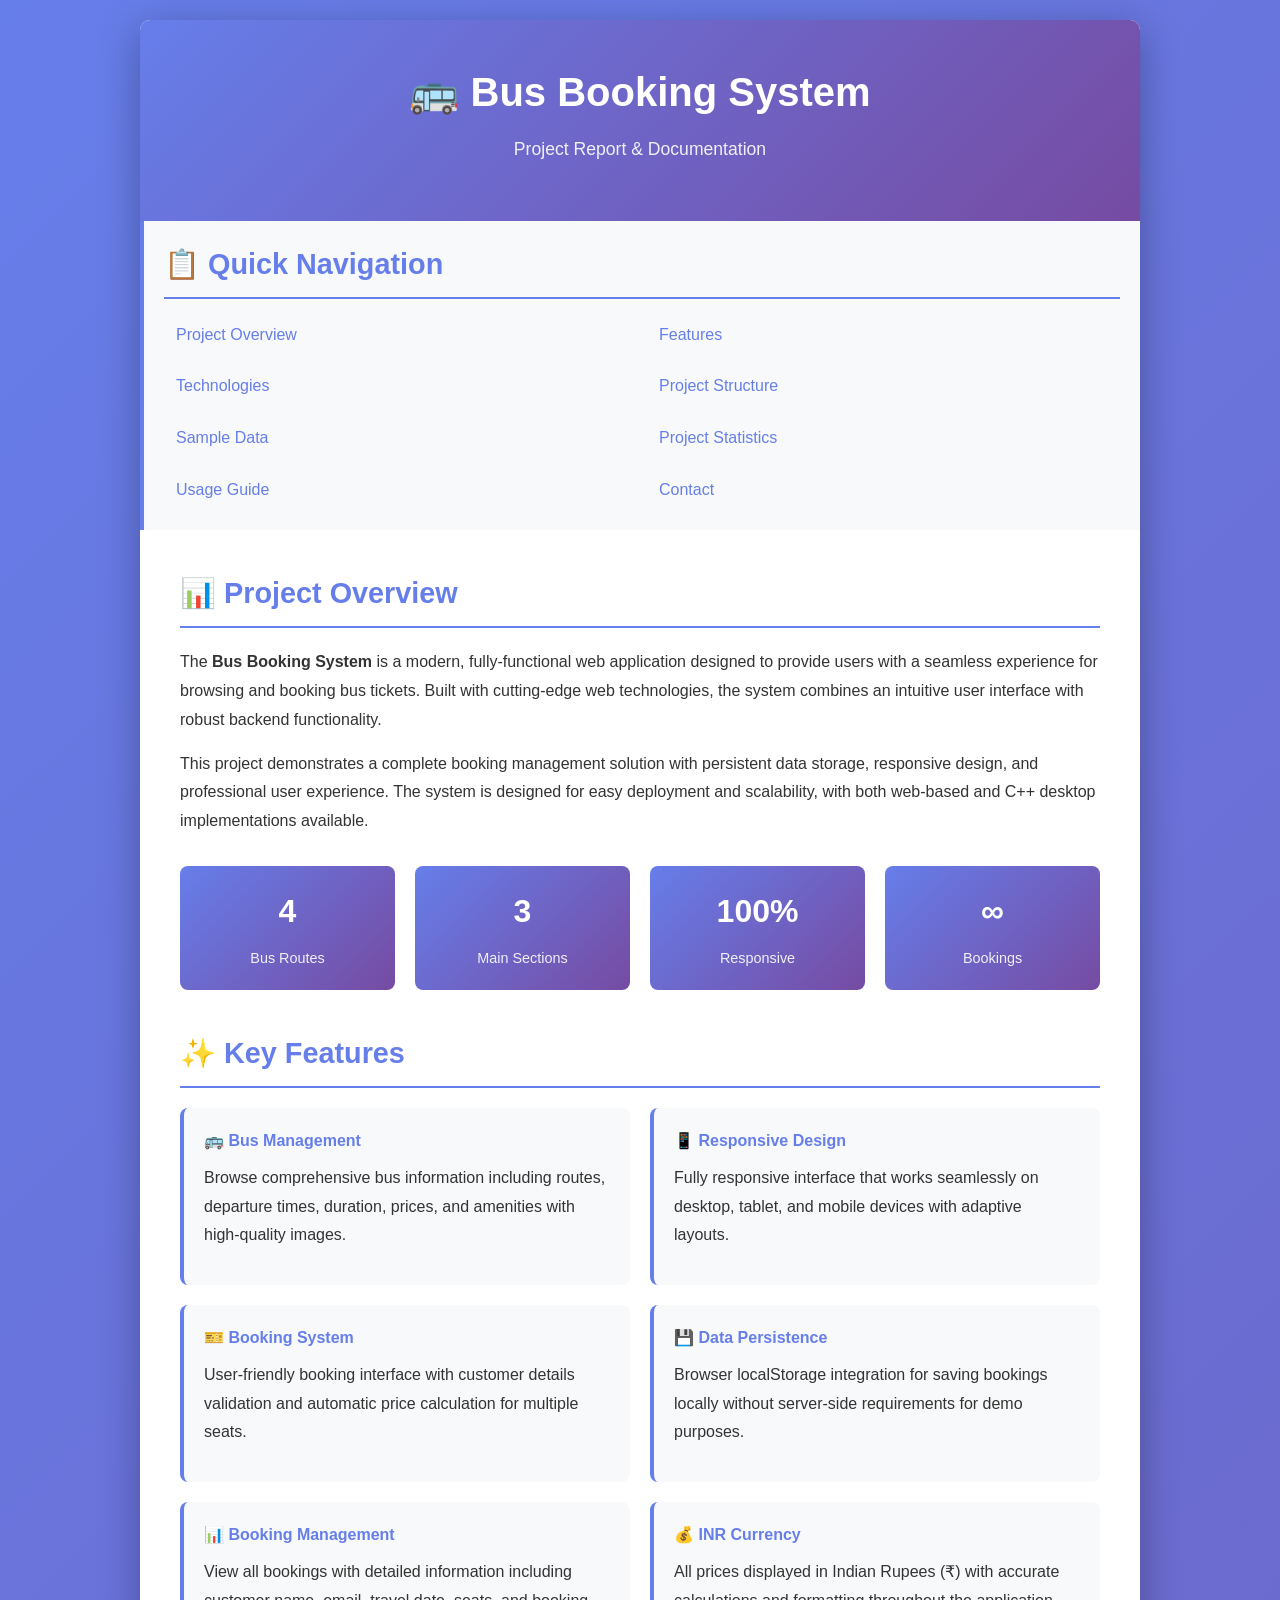
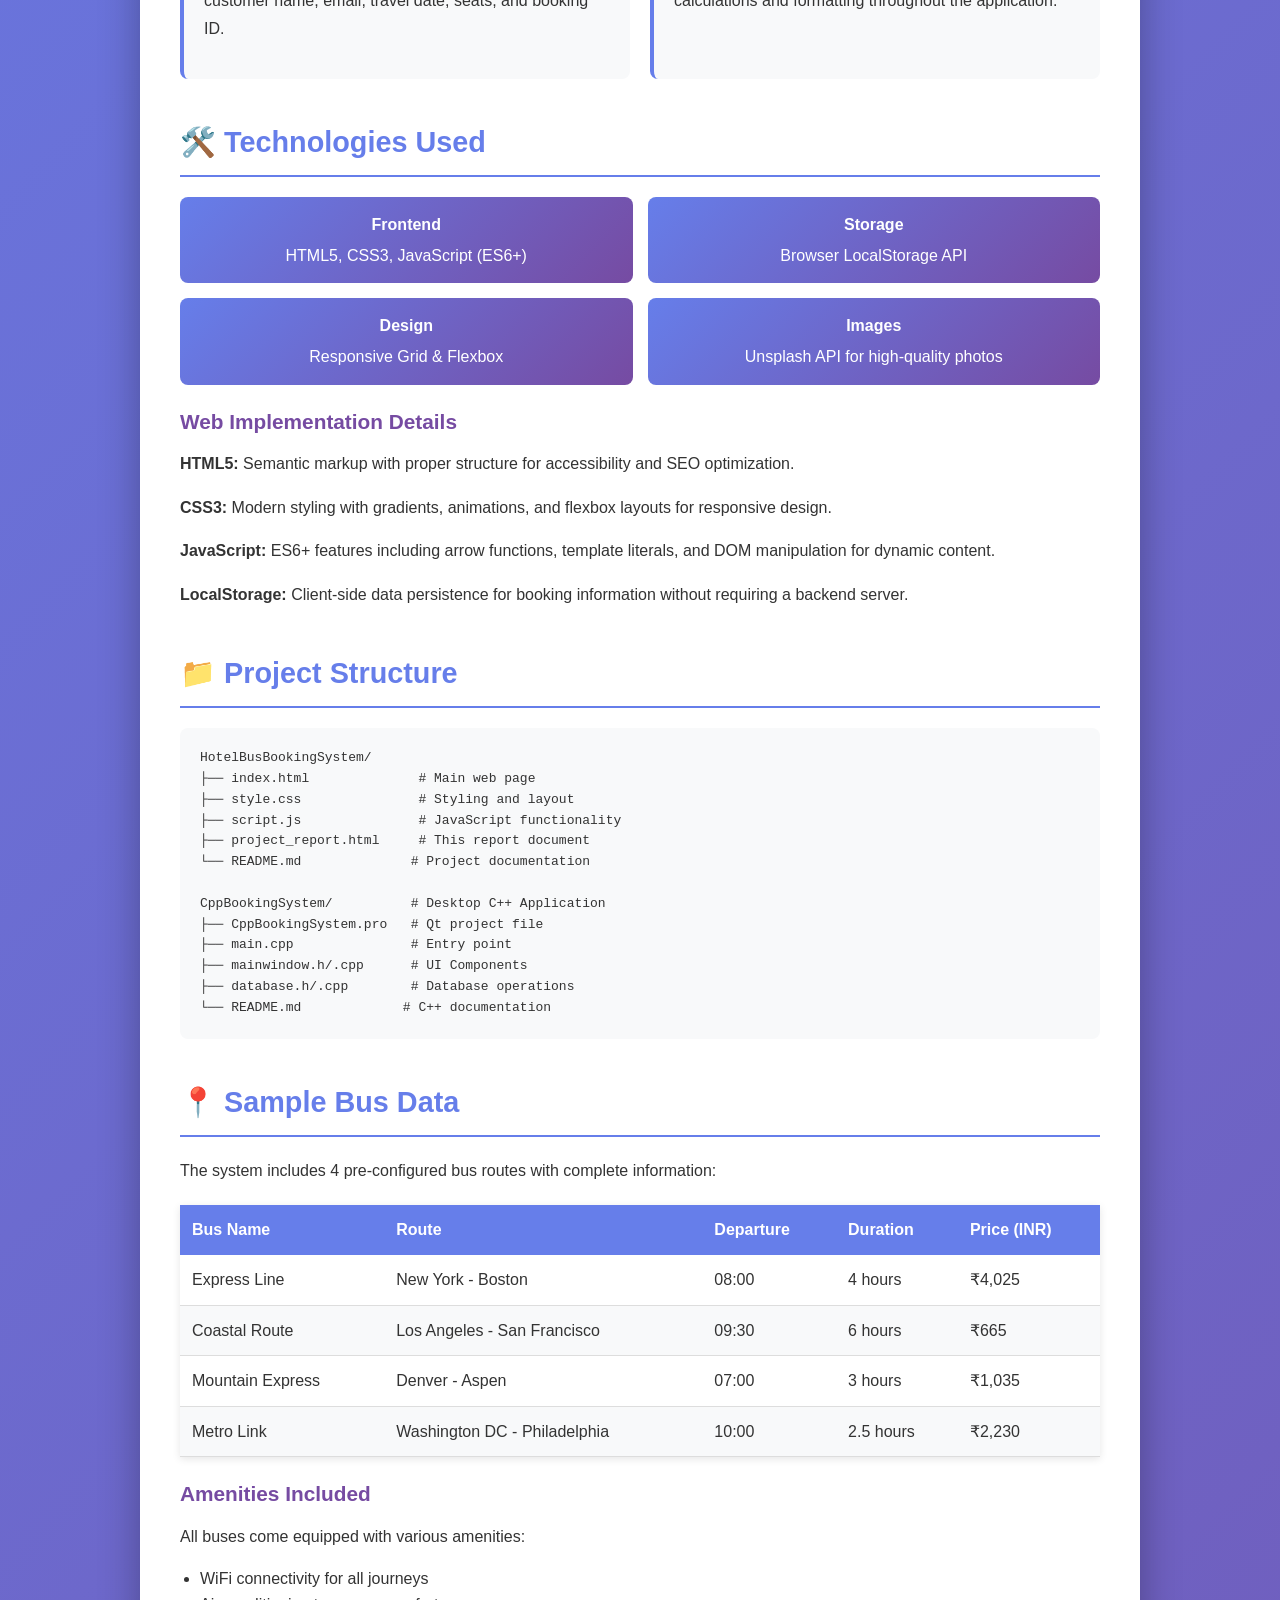
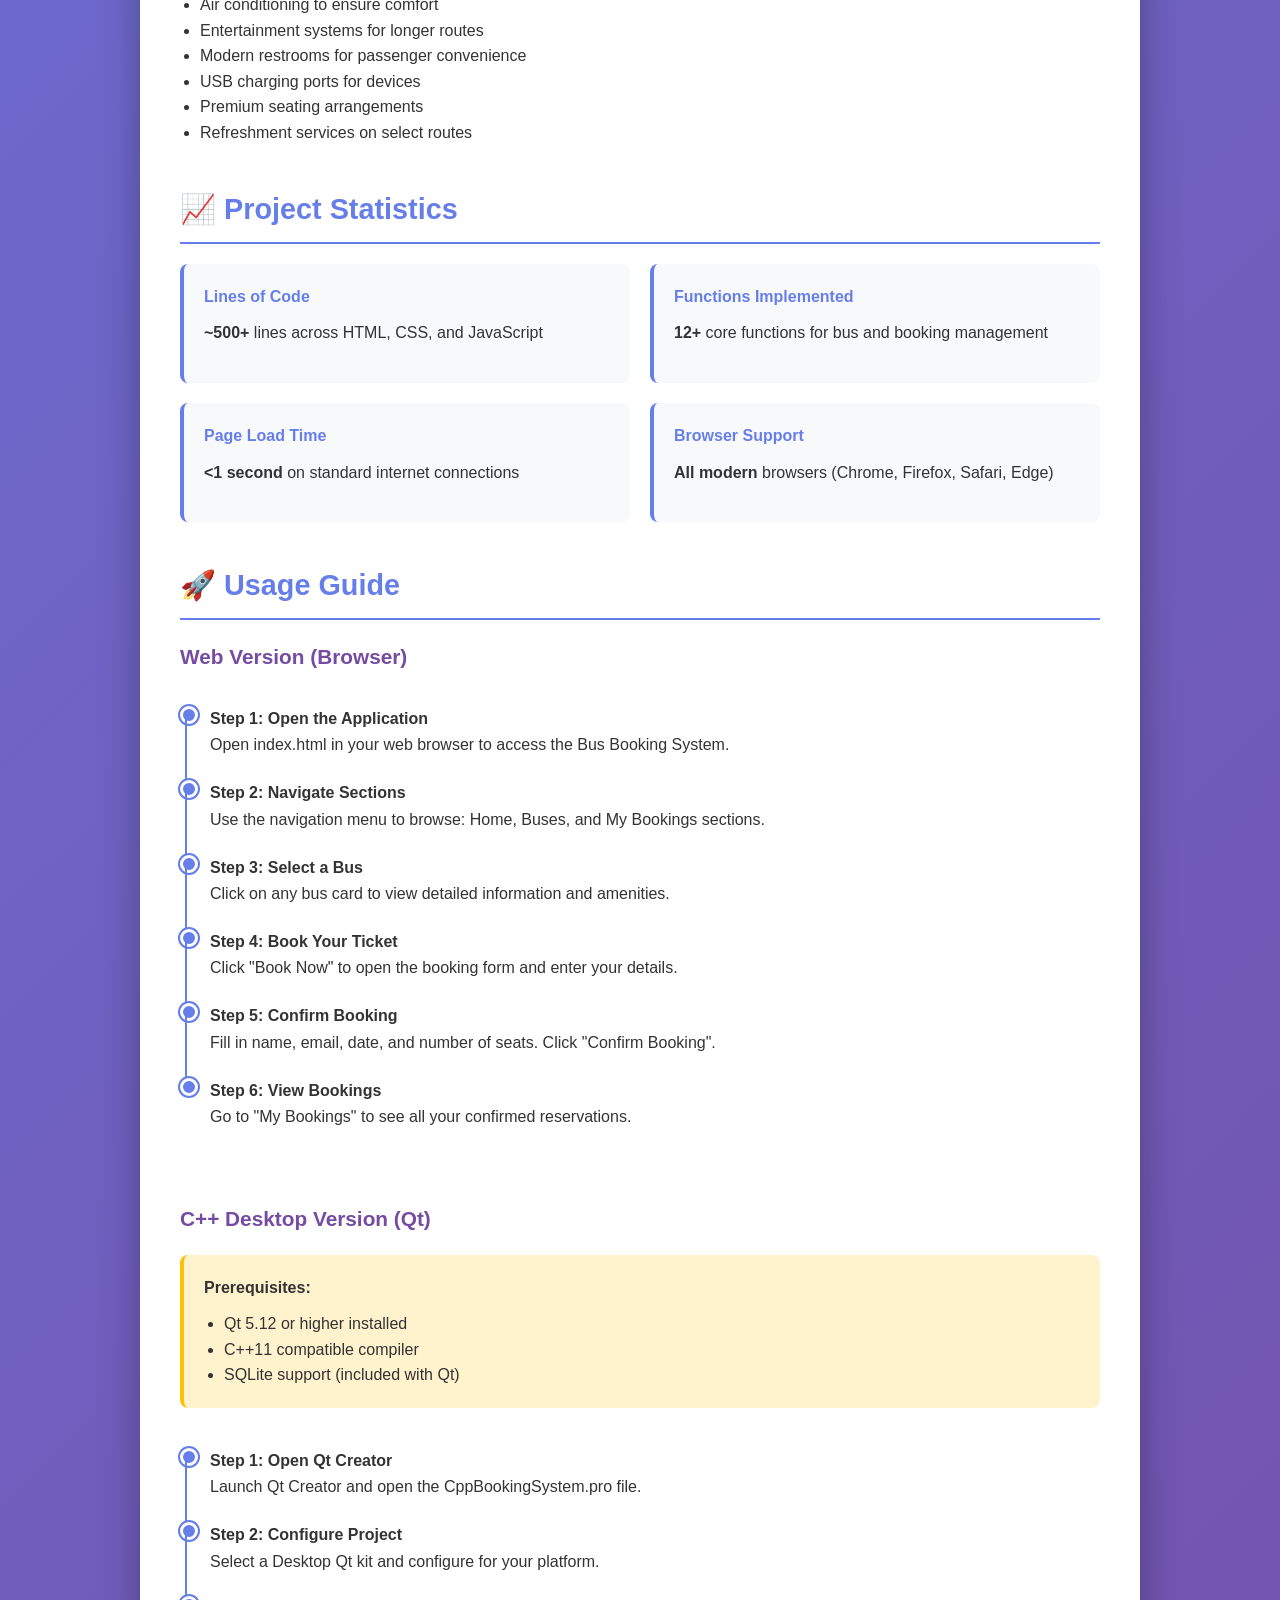
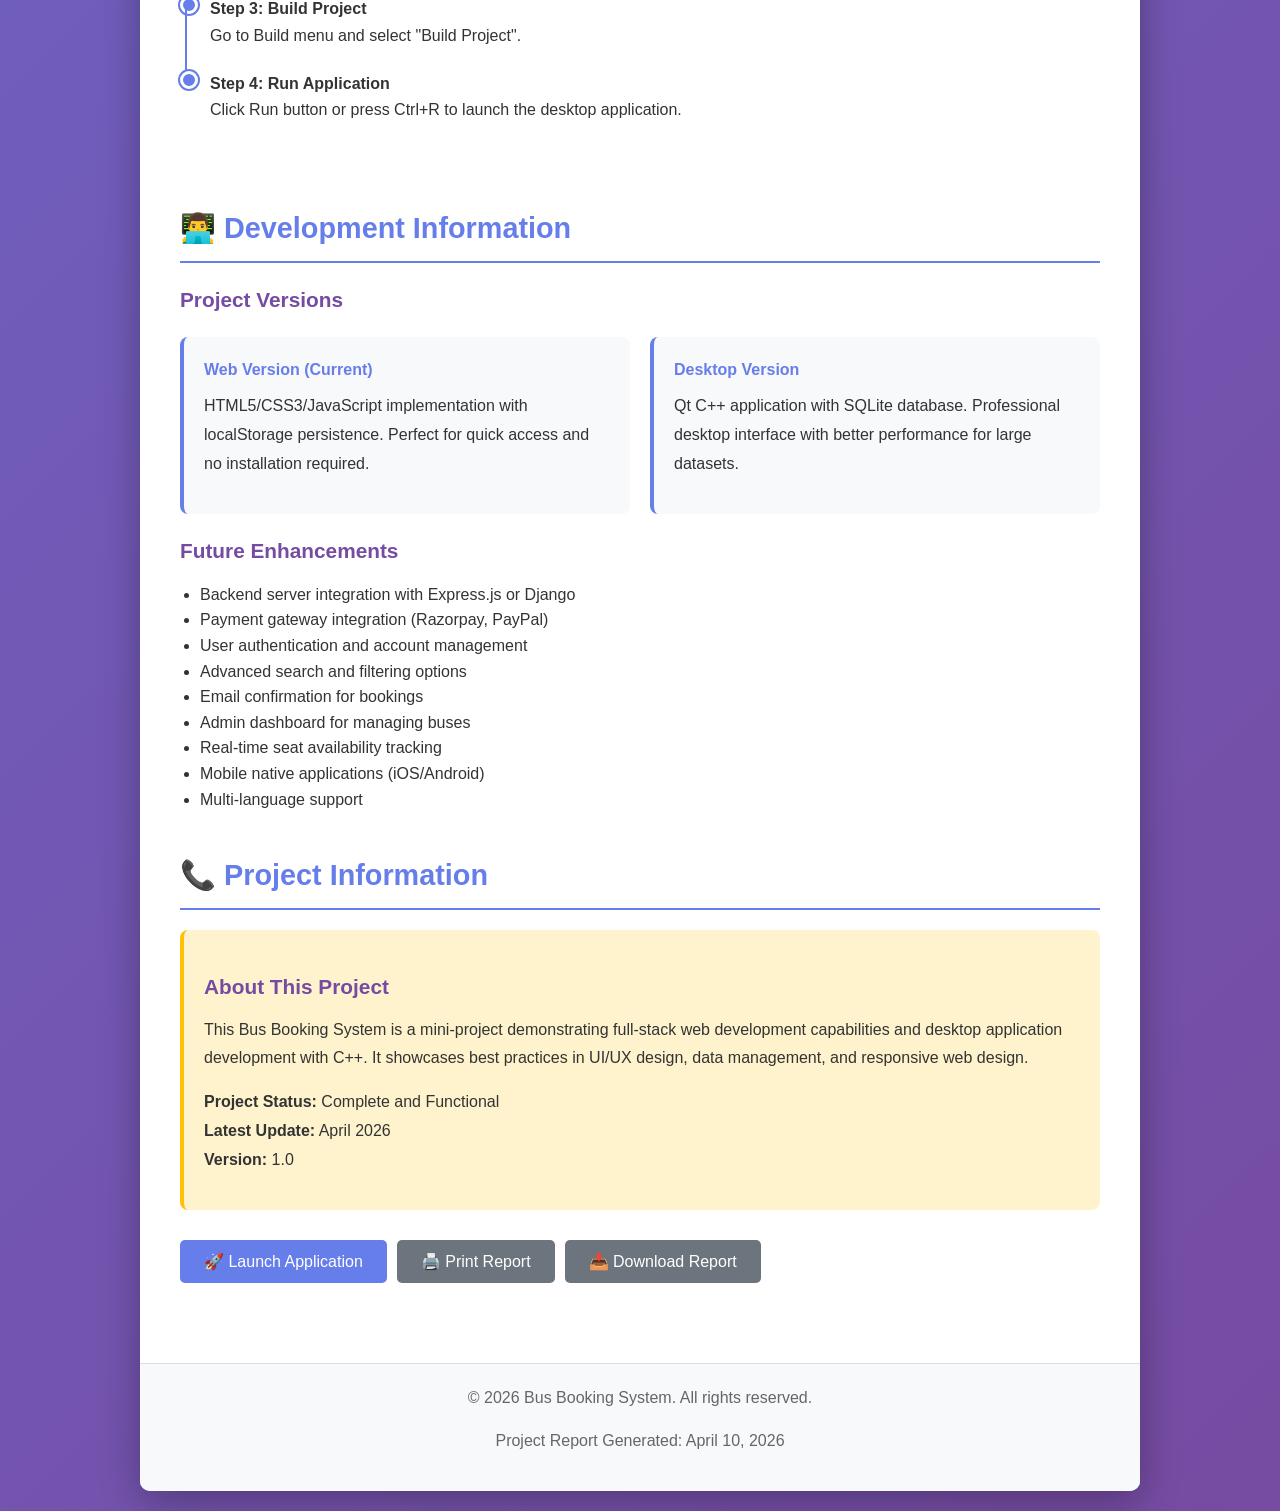
<file: project_report.html>
<!DOCTYPE html>
<html lang="en">
<head>
    <meta charset="UTF-8">
    <meta name="viewport" content="width=device-width, initial-scale=1.0">
    <title>Bus Booking System - Project Report</title>
    <style>
        * {
            margin: 0;
            padding: 0;
            box-sizing: border-box;
        }

        body {
            font-family: 'Segoe UI', Tahoma, Geneva, Verdana, sans-serif;
            line-height: 1.6;
            color: #333;
            background: linear-gradient(135deg, #667eea 0%, #764ba2 100%);
            min-height: 100vh;
            padding: 20px;
        }

        .container {
            max-width: 1000px;
            margin: 0 auto;
            background: white;
            border-radius: 10px;
            box-shadow: 0 10px 40px rgba(0, 0, 0, 0.3);
            overflow: hidden;
        }

        header {
            background: linear-gradient(135deg, #667eea 0%, #764ba2 100%);
            color: white;
            padding: 40px 20px;
            text-align: center;
        }

        header h1 {
            font-size: 2.5em;
            margin-bottom: 10px;
        }

        header p {
            font-size: 1.1em;
            opacity: 0.9;
        }

        .toc {
            background: #f8f9fa;
            padding: 20px;
            border-left: 4px solid #667eea;
        }

        .toc h2 {
            color: #667eea;
            margin-bottom: 15px;
        }

        .toc ul {
            list-style: none;
            display: grid;
            grid-template-columns: 1fr 1fr;
            gap: 10px;
        }

        .toc li a {
            color: #667eea;
            text-decoration: none;
            padding: 8px 12px;
            display: block;
            border-radius: 5px;
            transition: all 0.3s;
        }

        .toc li a:hover {
            background: #667eea;
            color: white;
        }

        .content {
            padding: 40px;
        }

        section {
            margin-bottom: 40px;
        }

        h2 {
            color: #667eea;
            font-size: 1.8em;
            margin-bottom: 20px;
            padding-bottom: 10px;
            border-bottom: 2px solid #667eea;
        }

        h3 {
            color: #764ba2;
            font-size: 1.3em;
            margin-top: 20px;
            margin-bottom: 12px;
        }

        p {
            margin-bottom: 15px;
            line-height: 1.8;
        }

        .feature-grid {
            display: grid;
            grid-template-columns: repeat(2, 1fr);
            gap: 20px;
            margin: 20px 0;
        }

        .feature-card {
            background: #f8f9fa;
            padding: 20px;
            border-radius: 8px;
            border-left: 4px solid #667eea;
        }

        .feature-card h4 {
            color: #667eea;
            margin-bottom: 10px;
        }

        .tech-stack {
            display: grid;
            grid-template-columns: repeat(2, 1fr);
            gap: 15px;
            margin: 20px 0;
        }

        .tech-item {
            background: linear-gradient(135deg, #667eea 0%, #764ba2 100%);
            color: white;
            padding: 15px;
            border-radius: 8px;
            text-align: center;
        }

        .tech-item strong {
            display: block;
            margin-bottom: 5px;
        }

        .project-structure {
            background: #f8f9fa;
            padding: 20px;
            border-radius: 8px;
            font-family: 'Courier New', monospace;
            overflow-x: auto;
            margin: 20px 0;
        }

        .project-structure pre {
            white-space: pre-wrap;
            word-wrap: break-word;
        }

        .data-table {
            width: 100%;
            border-collapse: collapse;
            margin: 20px 0;
            box-shadow: 0 2px 8px rgba(0, 0, 0, 0.1);
        }

        .data-table th {
            background: #667eea;
            color: white;
            padding: 12px;
            text-align: left;
        }

        .data-table td {
            padding: 12px;
            border-bottom: 1px solid #ddd;
        }

        .data-table tr:nth-child(even) {
            background: #f8f9fa;
        }

        .data-table tr:hover {
            background: #e9ecef;
        }

        .stats {
            display: grid;
            grid-template-columns: repeat(4, 1fr);
            gap: 20px;
            margin: 30px 0;
        }

        .stat-card {
            background: linear-gradient(135deg, #667eea 0%, #764ba2 100%);
            color: white;
            padding: 20px;
            border-radius: 8px;
            text-align: center;
        }

        .stat-card .number {
            font-size: 2em;
            font-weight: bold;
            margin-bottom: 10px;
        }

        .stat-card .label {
            font-size: 0.9em;
            opacity: 0.9;
        }

        .highlight {
            background: #fff3cd;
            padding: 20px;
            border-radius: 8px;
            border-left: 4px solid #ffc107;
            margin: 20px 0;
        }

        .button-group {
            display: flex;
            gap: 10px;
            margin: 30px 0;
            flex-wrap: wrap;
        }

        .btn {
            display: inline-block;
            padding: 12px 24px;
            background: #667eea;
            color: white;
            text-decoration: none;
            border-radius: 5px;
            border: none;
            cursor: pointer;
            transition: all 0.3s;
            font-size: 1em;
        }

        .btn:hover {
            background: #764ba2;
            transform: translateY(-2px);
            box-shadow: 0 5px 15px rgba(0, 0, 0, 0.2);
        }

        .btn.secondary {
            background: #6c757d;
        }

        .btn.secondary:hover {
            background: #5a6268;
        }

        footer {
            background: #f8f9fa;
            padding: 20px;
            text-align: center;
            border-top: 1px solid #ddd;
            color: #666;
        }

        .timeline {
            position: relative;
            padding: 20px 0;
        }

        .timeline-item {
            padding-left: 30px;
            margin-bottom: 20px;
            position: relative;
        }

        .timeline-item::before {
            content: '';
            position: absolute;
            left: 0;
            top: 0;
            width: 12px;
            height: 12px;
            background: #667eea;
            border-radius: 50%;
            border: 3px solid white;
            box-shadow: 0 0 0 2px #667eea;
        }

        .timeline-item::after {
            content: '';
            position: absolute;
            left: 5px;
            top: 12px;
            width: 2px;
            height: calc(100% + 8px);
            background: #667eea;
        }

        .timeline-item:last-child::after {
            display: none;
        }

        @media (max-width: 768px) {
            .feature-grid, .tech-stack, .stats {
                grid-template-columns: 1fr;
            }

            .toc ul {
                grid-template-columns: 1fr;
            }

            header h1 {
                font-size: 1.8em;
            }

            h2 {
                font-size: 1.4em;
            }
        }
    </style>
</head>
<body>
    <div class="container">
        <header>
            <h1>🚌 Bus Booking System</h1>
            <p>Project Report & Documentation</p>
        </header>

        <div class="toc">
            <h2>📋 Quick Navigation</h2>
            <ul>
                <li><a href="#overview">Project Overview</a></li>
                <li><a href="#features">Features</a></li>
                <li><a href="#technologies">Technologies</a></li>
                <li><a href="#structure">Project Structure</a></li>
                <li><a href="#data">Sample Data</a></li>
                <li><a href="#stats">Project Statistics</a></li>
                <li><a href="#usage">Usage Guide</a></li>
                <li><a href="#contact">Contact</a></li>
            </ul>
        </div>

        <div class="content">
            <!-- Overview Section -->
            <section id="overview">
                <h2>📊 Project Overview</h2>
                <p>
                    The <strong>Bus Booking System</strong> is a modern, fully-functional web application designed to 
                    provide users with a seamless experience for browsing and booking bus tickets. Built with cutting-edge 
                    web technologies, the system combines an intuitive user interface with robust backend functionality.
                </p>
                <p>
                    This project demonstrates a complete booking management solution with persistent data storage, 
                    responsive design, and professional user experience. The system is designed for easy deployment and 
                    scalability, with both web-based and C++ desktop implementations available.
                </p>
                <div class="stats">
                    <div class="stat-card">
                        <div class="number">4</div>
                        <div class="label">Bus Routes</div>
                    </div>
                    <div class="stat-card">
                        <div class="number">3</div>
                        <div class="label">Main Sections</div>
                    </div>
                    <div class="stat-card">
                        <div class="number">100%</div>
                        <div class="label">Responsive</div>
                    </div>
                    <div class="stat-card">
                        <div class="number">∞</div>
                        <div class="label">Bookings</div>
                    </div>
                </div>
            </section>

            <!-- Features Section -->
            <section id="features">
                <h2>✨ Key Features</h2>
                <div class="feature-grid">
                    <div class="feature-card">
                        <h4>🚌 Bus Management</h4>
                        <p>Browse comprehensive bus information including routes, departure times, duration, prices, and amenities with high-quality images.</p>
                    </div>
                    <div class="feature-card">
                        <h4>📱 Responsive Design</h4>
                        <p>Fully responsive interface that works seamlessly on desktop, tablet, and mobile devices with adaptive layouts.</p>
                    </div>
                    <div class="feature-card">
                        <h4>🎫 Booking System</h4>
                        <p>User-friendly booking interface with customer details validation and automatic price calculation for multiple seats.</p>
                    </div>
                    <div class="feature-card">
                        <h4>💾 Data Persistence</h4>
                        <p>Browser localStorage integration for saving bookings locally without server-side requirements for demo purposes.</p>
                    </div>
                    <div class="feature-card">
                        <h4>📊 Booking Management</h4>
                        <p>View all bookings with detailed information including customer name, email, travel date, seats, and booking ID.</p>
                    </div>
                    <div class="feature-card">
                        <h4>💰 INR Currency</h4>
                        <p>All prices displayed in Indian Rupees (₹) with accurate calculations and formatting throughout the application.</p>
                    </div>
                </div>
            </section>

            <!-- Technologies Section -->
            <section id="technologies">
                <h2>🛠️ Technologies Used</h2>
                <div class="tech-stack">
                    <div class="tech-item">
                        <strong>Frontend</strong>
                        HTML5, CSS3, JavaScript (ES6+)
                    </div>
                    <div class="tech-item">
                        <strong>Storage</strong>
                        Browser LocalStorage API
                    </div>
                    <div class="tech-item">
                        <strong>Design</strong>
                        Responsive Grid & Flexbox
                    </div>
                    <div class="tech-item">
                        <strong>Images</strong>
                        Unsplash API for high-quality photos
                    </div>
                </div>

                <h3>Web Implementation Details</h3>
                <p>
                    <strong>HTML5:</strong> Semantic markup with proper structure for accessibility and SEO optimization.
                </p>
                <p>
                    <strong>CSS3:</strong> Modern styling with gradients, animations, and flexbox layouts for responsive design.
                </p>
                <p>
                    <strong>JavaScript:</strong> ES6+ features including arrow functions, template literals, and DOM manipulation for dynamic content.
                </p>
                <p>
                    <strong>LocalStorage:</strong> Client-side data persistence for booking information without requiring a backend server.
                </p>
            </section>

            <!-- Project Structure Section -->
            <section id="structure">
                <h2>📁 Project Structure</h2>
                <div class="project-structure">
                    <pre>HotelBusBookingSystem/
├── index.html              # Main web page
├── style.css               # Styling and layout
├── script.js               # JavaScript functionality
├── project_report.html     # This report document
└── README.md              # Project documentation

CppBookingSystem/          # Desktop C++ Application
├── CppBookingSystem.pro   # Qt project file
├── main.cpp               # Entry point
├── mainwindow.h/.cpp      # UI Components
├── database.h/.cpp        # Database operations
└── README.md             # C++ documentation</pre>
                </div>
            </section>

            <!-- Sample Data Section -->
            <section id="data">
                <h2>📍 Sample Bus Data</h2>
                <p>The system includes 4 pre-configured bus routes with complete information:</p>
                <table class="data-table">
                    <thead>
                        <tr>
                            <th>Bus Name</th>
                            <th>Route</th>
                            <th>Departure</th>
                            <th>Duration</th>
                            <th>Price (INR)</th>
                        </tr>
                    </thead>
                    <tbody>
                        <tr>
                            <td>Express Line</td>
                            <td>New York - Boston</td>
                            <td>08:00</td>
                            <td>4 hours</td>
                            <td>₹4,025</td>
                        </tr>
                        <tr>
                            <td>Coastal Route</td>
                            <td>Los Angeles - San Francisco</td>
                            <td>09:30</td>
                            <td>6 hours</td>
                            <td>₹665</td>
                        </tr>
                        <tr>
                            <td>Mountain Express</td>
                            <td>Denver - Aspen</td>
                            <td>07:00</td>
                            <td>3 hours</td>
                            <td>₹1,035</td>
                        </tr>
                        <tr>
                            <td>Metro Link</td>
                            <td>Washington DC - Philadelphia</td>
                            <td>10:00</td>
                            <td>2.5 hours</td>
                            <td>₹2,230</td>
                        </tr>
                    </tbody>
                </table>

                <h3>Amenities Included</h3>
                <p>All buses come equipped with various amenities:</p>
                <ul style="margin-left: 20px; margin-top: 15px;">
                    <li>WiFi connectivity for all journeys</li>
                    <li>Air conditioning to ensure comfort</li>
                    <li>Entertainment systems for longer routes</li>
                    <li>Modern restrooms for passenger convenience</li>
                    <li>USB charging ports for devices</li>
                    <li>Premium seating arrangements</li>
                    <li>Refreshment services on select routes</li>
                </ul>
            </section>

            <!-- Statistics Section -->
            <section id="stats">
                <h2>📈 Project Statistics</h2>
                <div class="feature-grid">
                    <div class="feature-card">
                        <h4>Lines of Code</h4>
                        <p><strong>~500+</strong> lines across HTML, CSS, and JavaScript</p>
                    </div>
                    <div class="feature-card">
                        <h4>Functions Implemented</h4>
                        <p><strong>12+</strong> core functions for bus and booking management</p>
                    </div>
                    <div class="feature-card">
                        <h4>Page Load Time</h4>
                        <p><strong>&lt;1 second</strong> on standard internet connections</p>
                    </div>
                    <div class="feature-card">
                        <h4>Browser Support</h4>
                        <p><strong>All modern</strong> browsers (Chrome, Firefox, Safari, Edge)</p>
                    </div>
                </div>
            </section>

            <!-- Usage Guide Section -->
            <section id="usage">
                <h2>🚀 Usage Guide</h2>
                
                <h3>Web Version (Browser)</h3>
                <div class="timeline">
                    <div class="timeline-item">
                        <strong>Step 1: Open the Application</strong>
                        <p>Open index.html in your web browser to access the Bus Booking System.</p>
                    </div>
                    <div class="timeline-item">
                        <strong>Step 2: Navigate Sections</strong>
                        <p>Use the navigation menu to browse: Home, Buses, and My Bookings sections.</p>
                    </div>
                    <div class="timeline-item">
                        <strong>Step 3: Select a Bus</strong>
                        <p>Click on any bus card to view detailed information and amenities.</p>
                    </div>
                    <div class="timeline-item">
                        <strong>Step 4: Book Your Ticket</strong>
                        <p>Click "Book Now" to open the booking form and enter your details.</p>
                    </div>
                    <div class="timeline-item">
                        <strong>Step 5: Confirm Booking</strong>
                        <p>Fill in name, email, date, and number of seats. Click "Confirm Booking".</p>
                    </div>
                    <div class="timeline-item">
                        <strong>Step 6: View Bookings</strong>
                        <p>Go to "My Bookings" to see all your confirmed reservations.</p>
                    </div>
                </div>

                <h3 style="margin-top: 30px;">C++ Desktop Version (Qt)</h3>
                <div class="highlight">
                    <h4>Prerequisites:</h4>
                    <ul style="margin-left: 20px; margin-top: 10px;">
                        <li>Qt 5.12 or higher installed</li>
                        <li>C++11 compatible compiler</li>
                        <li>SQLite support (included with Qt)</li>
                    </ul>
                </div>
                <div class="timeline">
                    <div class="timeline-item">
                        <strong>Step 1: Open Qt Creator</strong>
                        <p>Launch Qt Creator and open the CppBookingSystem.pro file.</p>
                    </div>
                    <div class="timeline-item">
                        <strong>Step 2: Configure Project</strong>
                        <p>Select a Desktop Qt kit and configure for your platform.</p>
                    </div>
                    <div class="timeline-item">
                        <strong>Step 3: Build Project</strong>
                        <p>Go to Build menu and select "Build Project".</p>
                    </div>
                    <div class="timeline-item">
                        <strong>Step 4: Run Application</strong>
                        <p>Click Run button or press Ctrl+R to launch the desktop application.</p>
                    </div>
                </div>
            </section>

            <!-- Development Info Section -->
            <section>
                <h2>👨‍💻 Development Information</h2>
                <h3>Project Versions</h3>
                <div class="feature-grid">
                    <div class="feature-card">
                        <h4>Web Version (Current)</h4>
                        <p>HTML5/CSS3/JavaScript implementation with localStorage persistence. Perfect for quick access and no installation required.</p>
                    </div>
                    <div class="feature-card">
                        <h4>Desktop Version</h4>
                        <p>Qt C++ application with SQLite database. Professional desktop interface with better performance for large datasets.</p>
                    </div>
                </div>

                <h3>Future Enhancements</h3>
                <ul style="margin-left: 20px; margin-top: 15px;">
                    <li>Backend server integration with Express.js or Django</li>
                    <li>Payment gateway integration (Razorpay, PayPal)</li>
                    <li>User authentication and account management</li>
                    <li>Advanced search and filtering options</li>
                    <li>Email confirmation for bookings</li>
                    <li>Admin dashboard for managing buses</li>
                    <li>Real-time seat availability tracking</li>
                    <li>Mobile native applications (iOS/Android)</li>
                    <li>Multi-language support</li>
                </ul>
            </section>

            <!-- Contact Section -->
            <section id="contact">
                <h2>📞 Project Information</h2>
                <div class="highlight">
                    <h3>About This Project</h3>
                    <p>
                        This Bus Booking System is a mini-project demonstrating full-stack web development capabilities 
                        and desktop application development with C++. It showcases best practices in UI/UX design, 
                        data management, and responsive web design.
                    </p>
                    <p>
                        <strong>Project Status:</strong> Complete and Functional <br>
                        <strong>Latest Update:</strong> April 2026 <br>
                        <strong>Version:</strong> 1.0
                    </p>
                </div>

                <div class="button-group">
                    <button class="btn" onclick="window.location.href='index.html'">🚀 Launch Application</button>
                    <button class="btn secondary" onclick="window.print()">🖨️ Print Report</button>
                    <button class="btn secondary" onclick="downloadReport()">📥 Download Report</button>
                </div>
            </section>
        </div>

        <footer>
            <p>&copy; 2026 Bus Booking System. All rights reserved.</p>
            <p>Project Report Generated: April 10, 2026</p>
        </footer>
    </div>

    <script>
        function downloadReport() {
            alert('Report download functionality would be implemented with a backend server.');
        }

        // Smooth scrolling for navigation links
        document.querySelectorAll('a[href^="#"]').forEach(anchor => {
            anchor.addEventListener('click', function (e) {
                e.preventDefault();
                const target = document.querySelector(this.getAttribute('href'));
                if (target) {
                    target.scrollIntoView({ behavior: 'smooth', block: 'start' });
                }
            });
        });

        // Add animation to stat cards
        const observer = new IntersectionObserver((entries) => {
            entries.forEach(entry => {
                if (entry.isIntersecting) {
                    entry.target.style.animation = 'slideIn 0.5s ease-out';
                }
            });
        });

        document.querySelectorAll('.stat-card').forEach(card => {
            observer.observe(card);
        });
    </script>

    <style>
        @keyframes slideIn {
            from {
                opacity: 0;
                transform: translateY(20px);
            }
            to {
                opacity: 1;
                transform: translateY(0);
            }
        }
    </style>
</body>
</html>
</file>
